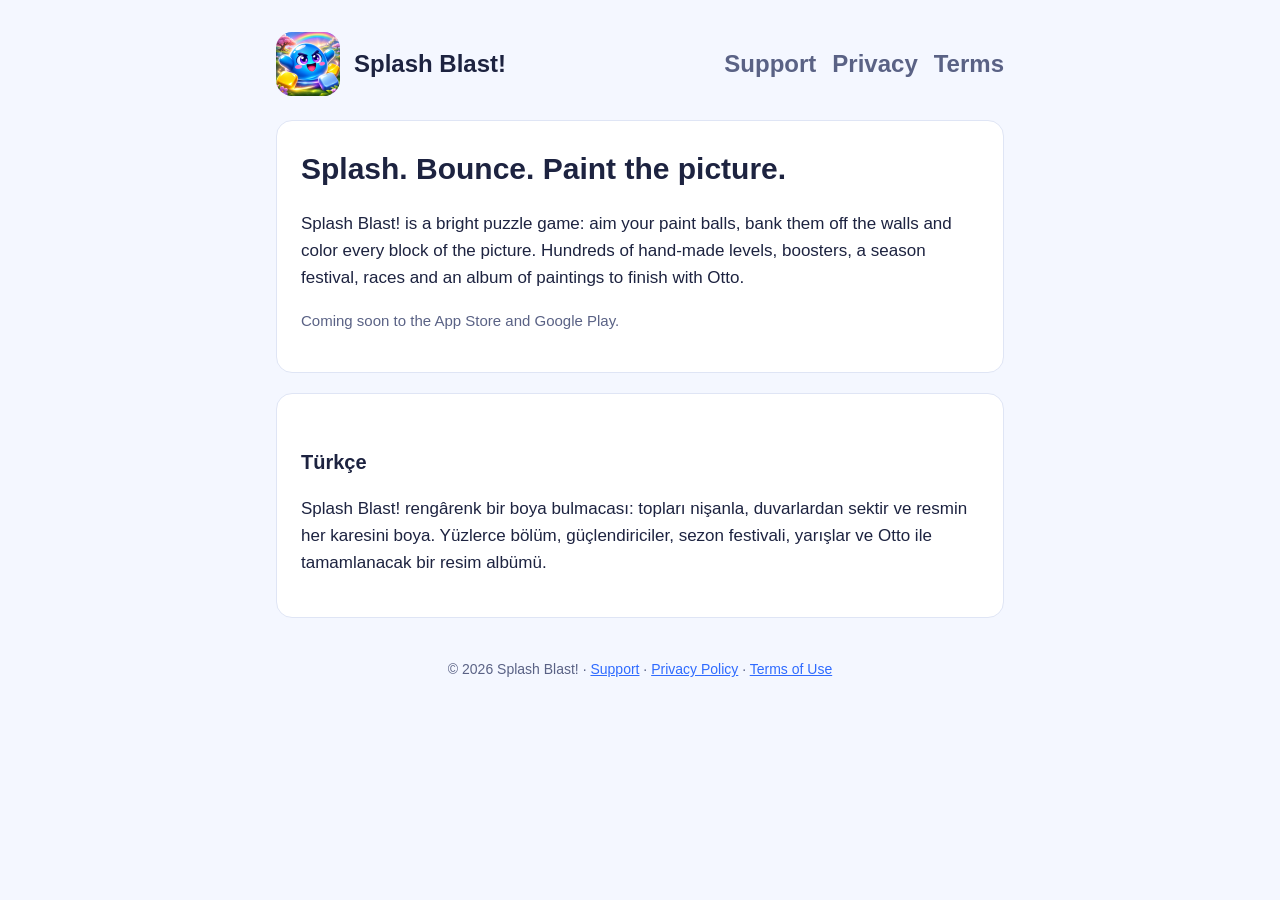
<file: index.html>
<!doctype html>
<html lang="en">
<head>
<meta charset="utf-8">
<meta name="viewport" content="width=device-width, initial-scale=1">
<title>Splash Blast!</title>
<meta name="description" content="Splash Blast! — a colorful paint-blasting puzzle game. Aim, bounce and splash paint to bring every picture to life.">
<link rel="icon" href="icon.png">
<link rel="stylesheet" href="style.css">
</head>
<body>
<main>
<header>
  <img src="icon.png" alt="Splash Blast! icon">
  <a href="./">Splash Blast!</a>
  <nav><a href="support.html">Support</a><a href="privacy.html">Privacy</a><a href="terms.html">Terms</a></nav>
</header>
<div class="card">
  <h1>Splash. Bounce. Paint the picture.</h1>
  <p>Splash Blast! is a bright puzzle game: aim your paint balls, bank them off the walls and color every block of the picture. Hundreds of hand-made levels, boosters, a season festival, races and an album of paintings to finish with Otto.</p>
  <p class="soft">Coming soon to the App Store and Google Play.</p>
</div>
<div class="card">
  <h2>Türkçe</h2>
  <p>Splash Blast! rengârenk bir boya bulmacası: topları nişanla, duvarlardan sektir ve resmin her karesini boya. Yüzlerce bölüm, güçlendiriciler, sezon festivali, yarışlar ve Otto ile tamamlanacak bir resim albümü.</p>
</div>
<footer>© 2026 Splash Blast! · <a href="support.html">Support</a> · <a href="privacy.html">Privacy Policy</a> · <a href="terms.html">Terms of Use</a></footer>
</main>
</body>
</html>
</file>
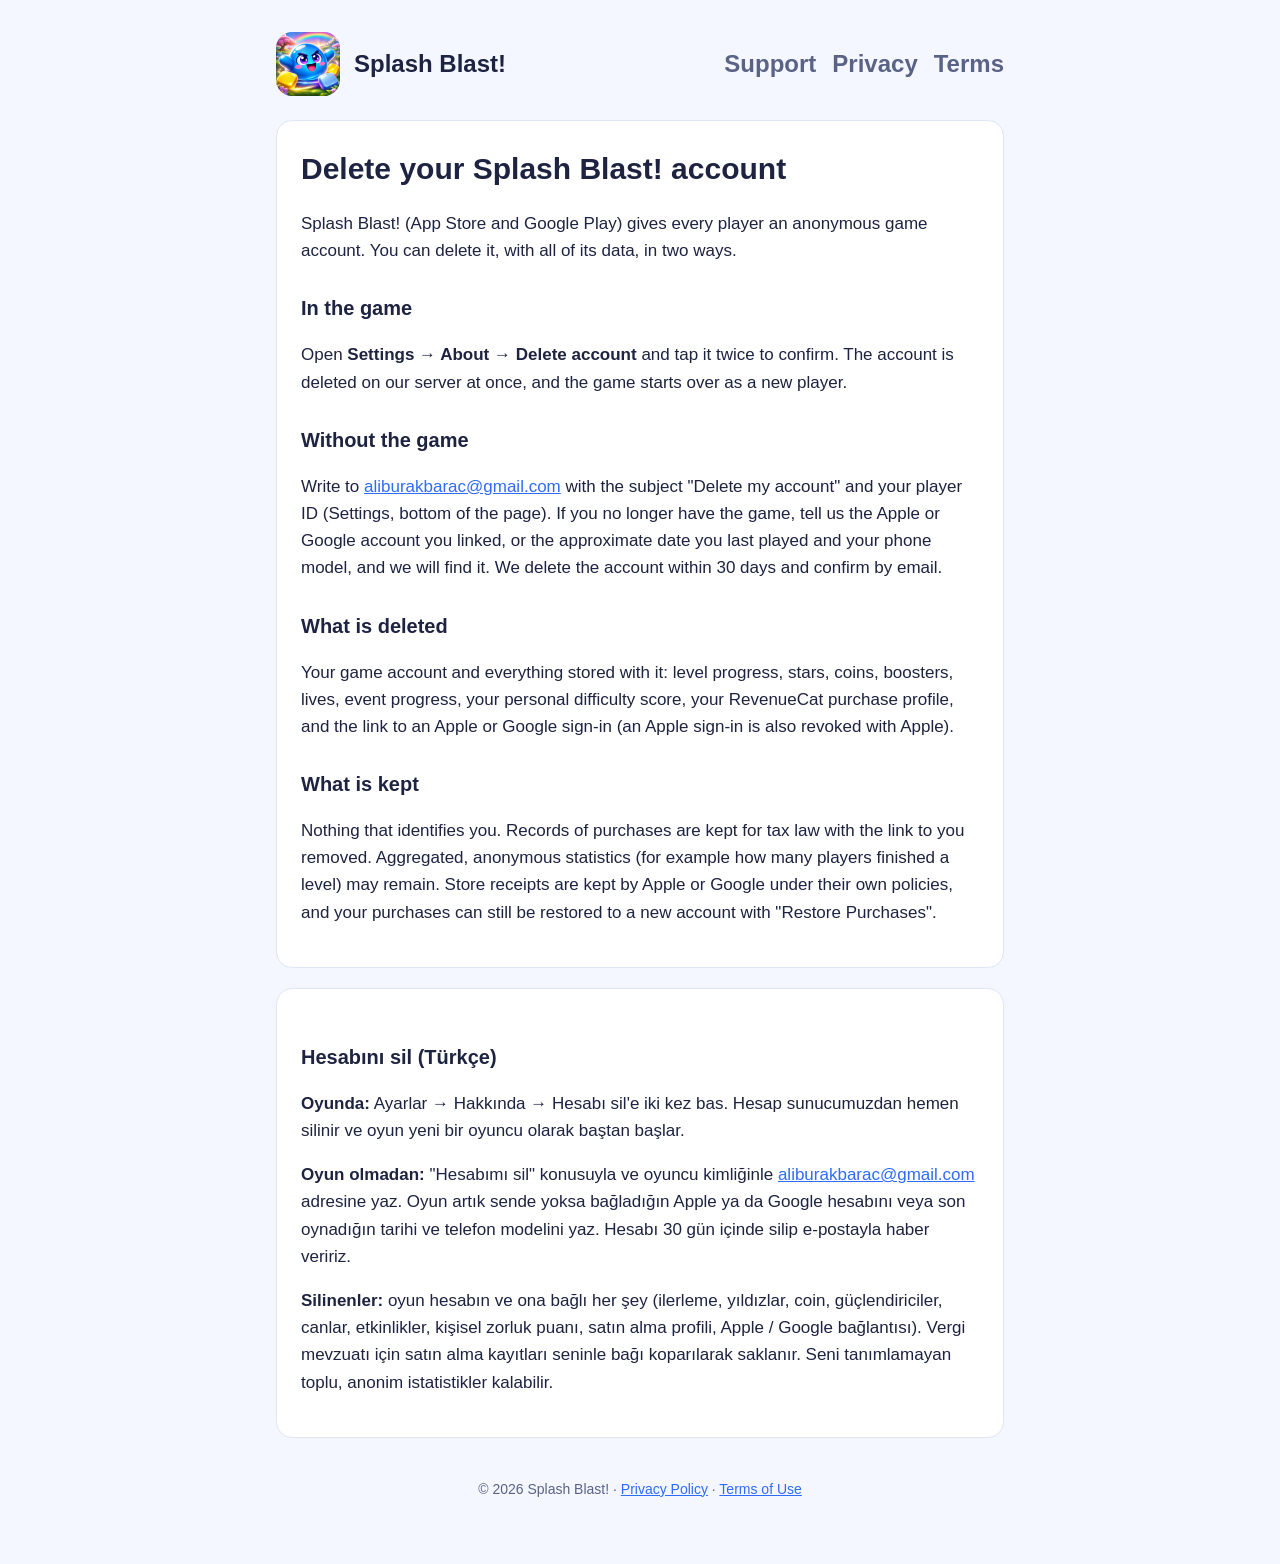
<file: delete.html>
<!doctype html>
<html lang="en">
<head>
<meta charset="utf-8">
<meta name="viewport" content="width=device-width, initial-scale=1">
<title>Splash Blast! Delete your account</title>
<link rel="icon" href="icon.png">
<link rel="stylesheet" href="style.css">
</head>
<body>
<main>
<header>
  <img src="icon.png" alt="Splash Blast! icon">
  <a href="./">Splash Blast!</a>
  <nav><a href="support.html">Support</a><a href="privacy.html">Privacy</a><a href="terms.html">Terms</a></nav>
</header>
<div class="card">
  <h1>Delete your Splash Blast! account</h1>
  <p>Splash Blast! (App Store and Google Play) gives every player an anonymous game account. You can delete it, with all of its data, in two ways.</p>
  <h2>In the game</h2>
  <p>Open <b>Settings → About → Delete account</b> and tap it twice to confirm. The account is deleted on our server at once, and the game starts over as a new player.</p>
  <h2>Without the game</h2>
  <p>Write to <a href="mailto:aliburakbarac@gmail.com">aliburakbarac@gmail.com</a> with the subject "Delete my account" and your player ID (Settings, bottom of the page). If you no longer have the game, tell us the Apple or Google account you linked, or the approximate date you last played and your phone model, and we will find it. We delete the account within 30 days and confirm by email.</p>
  <h2>What is deleted</h2>
  <p>Your game account and everything stored with it: level progress, stars, coins, boosters, lives, event progress, your personal difficulty score, your RevenueCat purchase profile, and the link to an Apple or Google sign-in (an Apple sign-in is also revoked with Apple).</p>
  <h2>What is kept</h2>
  <p>Nothing that identifies you. Records of purchases are kept for tax law with the link to you removed. Aggregated, anonymous statistics (for example how many players finished a level) may remain. Store receipts are kept by Apple or Google under their own policies, and your purchases can still be restored to a new account with "Restore Purchases".</p>
</div>
<div class="card">
  <h2>Hesabını sil (Türkçe)</h2>
  <p><b>Oyunda:</b> Ayarlar → Hakkında → Hesabı sil'e iki kez bas. Hesap sunucumuzdan hemen silinir ve oyun yeni bir oyuncu olarak baştan başlar.</p>
  <p><b>Oyun olmadan:</b> "Hesabımı sil" konusuyla ve oyuncu kimliğinle <a href="mailto:aliburakbarac@gmail.com">aliburakbarac@gmail.com</a> adresine yaz. Oyun artık sende yoksa bağladığın Apple ya da Google hesabını veya son oynadığın tarihi ve telefon modelini yaz. Hesabı 30 gün içinde silip e-postayla haber veririz.</p>
  <p><b>Silinenler:</b> oyun hesabın ve ona bağlı her şey (ilerleme, yıldızlar, coin, güçlendiriciler, canlar, etkinlikler, kişisel zorluk puanı, satın alma profili, Apple / Google bağlantısı). Vergi mevzuatı için satın alma kayıtları seninle bağı koparılarak saklanır. Seni tanımlamayan toplu, anonim istatistikler kalabilir.</p>
</div>
<footer>© 2026 Splash Blast! · <a href="privacy.html">Privacy Policy</a> · <a href="terms.html">Terms of Use</a></footer>
</main>
</body>
</html>
</file>
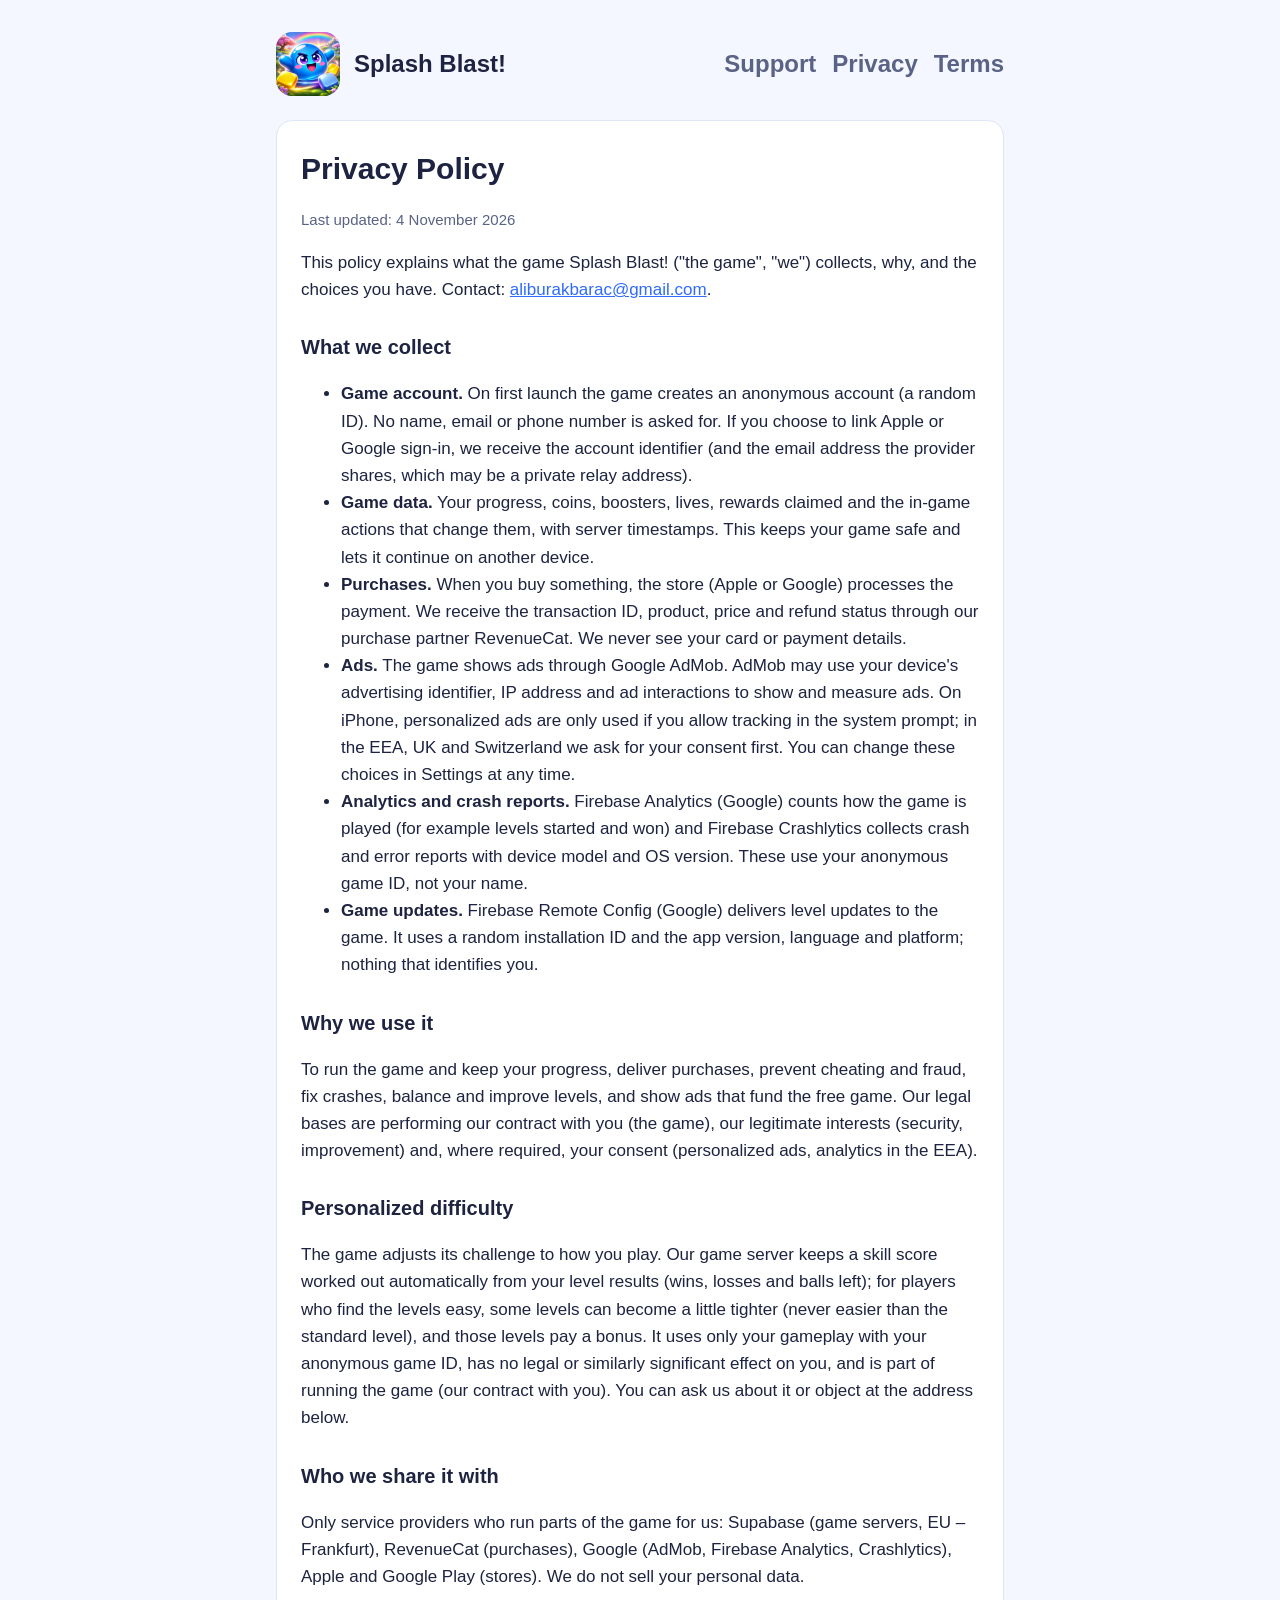
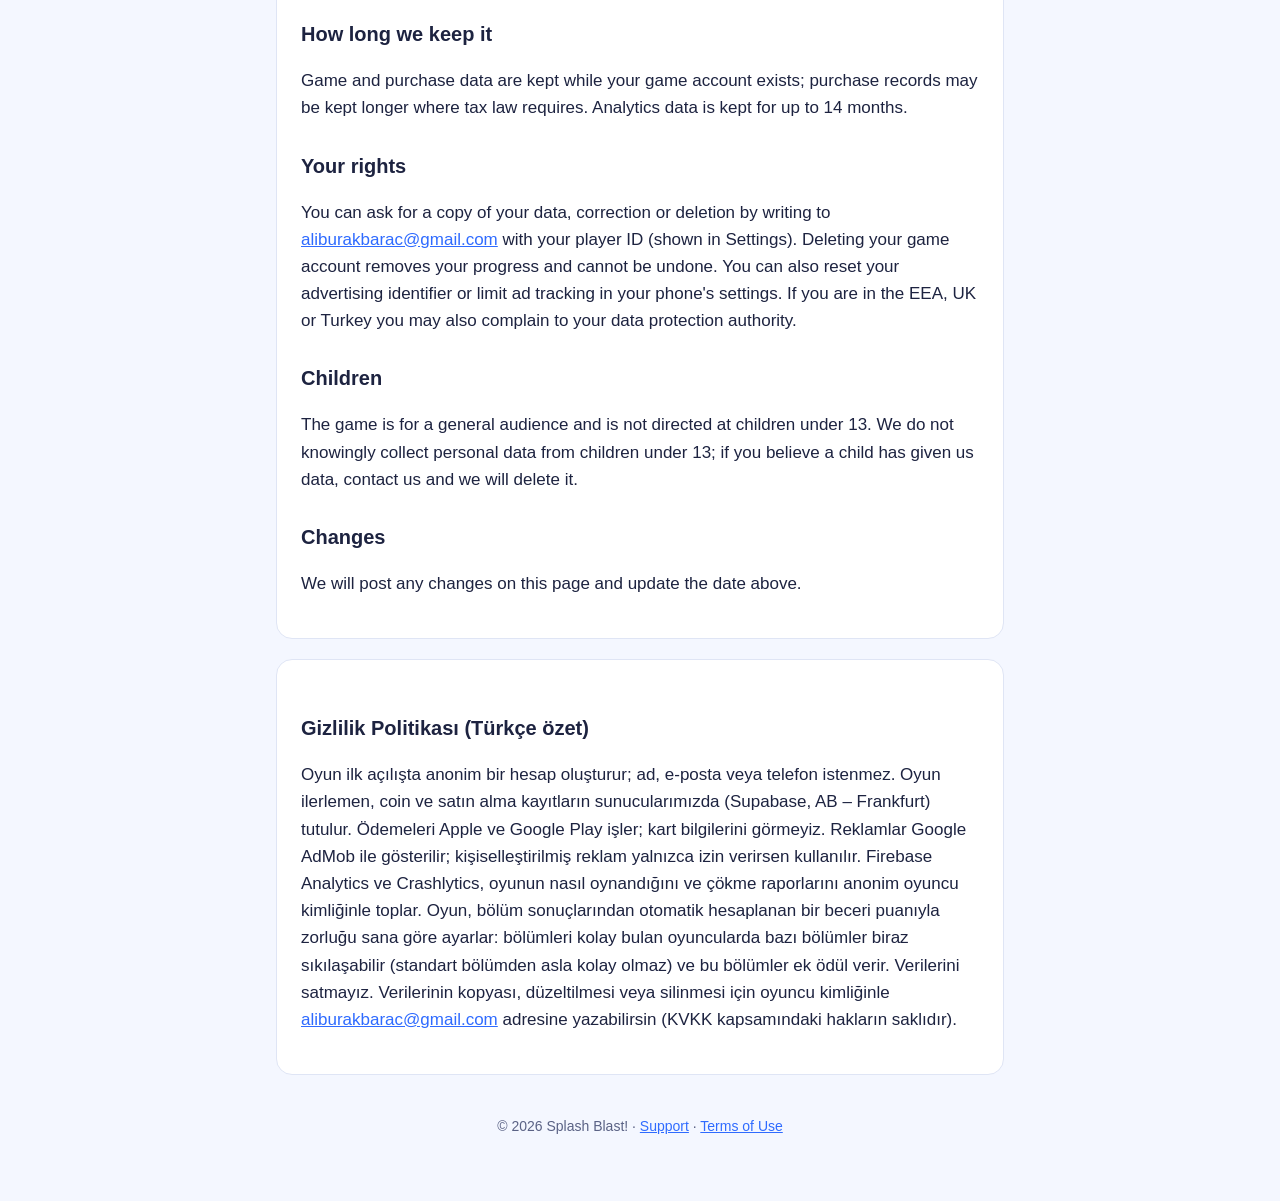
<file: privacy.html>
<!doctype html>
<html lang="en">
<head>
<meta charset="utf-8">
<meta name="viewport" content="width=device-width, initial-scale=1">
<title>Splash Blast! Privacy Policy</title>
<link rel="icon" href="icon.png">
<link rel="stylesheet" href="style.css">
</head>
<body>
<main>
<header>
  <img src="icon.png" alt="Splash Blast! icon">
  <a href="./">Splash Blast!</a>
  <nav><a href="support.html">Support</a><a href="privacy.html">Privacy</a><a href="terms.html">Terms</a></nav>
</header>
<div class="card">
  <h1>Privacy Policy</h1>
  <p class="soft">Last updated: 4 November 2026</p>
  <p>This policy explains what the game Splash Blast! ("the game", "we") collects, why, and the choices you have. Contact: <a href="mailto:aliburakbarac@gmail.com">aliburakbarac@gmail.com</a>.</p>

  <h2>What we collect</h2>
  <ul>
    <li><b>Game account.</b> On first launch the game creates an anonymous account (a random ID). No name, email or phone number is asked for. If you choose to link Apple or Google sign-in, we receive the account identifier (and the email address the provider shares, which may be a private relay address).</li>
    <li><b>Game data.</b> Your progress, coins, boosters, lives, rewards claimed and the in-game actions that change them, with server timestamps. This keeps your game safe and lets it continue on another device.</li>
    <li><b>Purchases.</b> When you buy something, the store (Apple or Google) processes the payment. We receive the transaction ID, product, price and refund status through our purchase partner RevenueCat. We never see your card or payment details.</li>
    <li><b>Ads.</b> The game shows ads through Google AdMob. AdMob may use your device's advertising identifier, IP address and ad interactions to show and measure ads. On iPhone, personalized ads are only used if you allow tracking in the system prompt; in the EEA, UK and Switzerland we ask for your consent first. You can change these choices in Settings at any time.</li>
    <li><b>Analytics and crash reports.</b> Firebase Analytics (Google) counts how the game is played (for example levels started and won) and Firebase Crashlytics collects crash and error reports with device model and OS version. These use your anonymous game ID, not your name.</li>
    <li><b>Game updates.</b> Firebase Remote Config (Google) delivers level updates to the game. It uses a random installation ID and the app version, language and platform; nothing that identifies you.</li>
  </ul>

  <h2>Why we use it</h2>
  <p>To run the game and keep your progress, deliver purchases, prevent cheating and fraud, fix crashes, balance and improve levels, and show ads that fund the free game. Our legal bases are performing our contract with you (the game), our legitimate interests (security, improvement) and, where required, your consent (personalized ads, analytics in the EEA).</p>

  <h2>Personalized difficulty</h2>
  <p>The game adjusts its challenge to how you play. Our game server keeps a skill score worked out automatically from your level results (wins, losses and balls left); for players who find the levels easy, some levels can become a little tighter (never easier than the standard level), and those levels pay a bonus. It uses only your gameplay with your anonymous game ID, has no legal or similarly significant effect on you, and is part of running the game (our contract with you). You can ask us about it or object at the address below.</p>

  <h2>Who we share it with</h2>
  <p>Only service providers who run parts of the game for us: Supabase (game servers, EU – Frankfurt), RevenueCat (purchases), Google (AdMob, Firebase Analytics, Crashlytics), Apple and Google Play (stores). We do not sell your personal data.</p>

  <h2>How long we keep it</h2>
  <p>Game and purchase data are kept while your game account exists; purchase records may be kept longer where tax law requires. Analytics data is kept for up to 14 months.</p>

  <h2>Your rights</h2>
  <p>You can ask for a copy of your data, correction or deletion by writing to <a href="mailto:aliburakbarac@gmail.com">aliburakbarac@gmail.com</a> with your player ID (shown in Settings). Deleting your game account removes your progress and cannot be undone. You can also reset your advertising identifier or limit ad tracking in your phone's settings. If you are in the EEA, UK or Turkey you may also complain to your data protection authority.</p>

  <h2>Children</h2>
  <p>The game is for a general audience and is not directed at children under 13. We do not knowingly collect personal data from children under 13; if you believe a child has given us data, contact us and we will delete it.</p>

  <h2>Changes</h2>
  <p>We will post any changes on this page and update the date above.</p>
</div>
<div class="card">
  <h2>Gizlilik Politikası (Türkçe özet)</h2>
  <p>Oyun ilk açılışta anonim bir hesap oluşturur; ad, e-posta veya telefon istenmez. Oyun ilerlemen, coin ve satın alma kayıtların sunucularımızda (Supabase, AB – Frankfurt) tutulur. Ödemeleri Apple ve Google Play işler; kart bilgilerini görmeyiz. Reklamlar Google AdMob ile gösterilir; kişiselleştirilmiş reklam yalnızca izin verirsen kullanılır. Firebase Analytics ve Crashlytics, oyunun nasıl oynandığını ve çökme raporlarını anonim oyuncu kimliğinle toplar. Oyun, bölüm sonuçlarından otomatik hesaplanan bir beceri puanıyla zorluğu sana göre ayarlar: bölümleri kolay bulan oyuncularda bazı bölümler biraz sıkılaşabilir (standart bölümden asla kolay olmaz) ve bu bölümler ek ödül verir. Verilerini satmayız. Verilerinin kopyası, düzeltilmesi veya silinmesi için oyuncu kimliğinle <a href="mailto:aliburakbarac@gmail.com">aliburakbarac@gmail.com</a> adresine yazabilirsin (KVKK kapsamındaki hakların saklıdır).</p>
</div>
<footer>© 2026 Splash Blast! · <a href="support.html">Support</a> · <a href="terms.html">Terms of Use</a></footer>
</main>
</body>
</html>
</file>
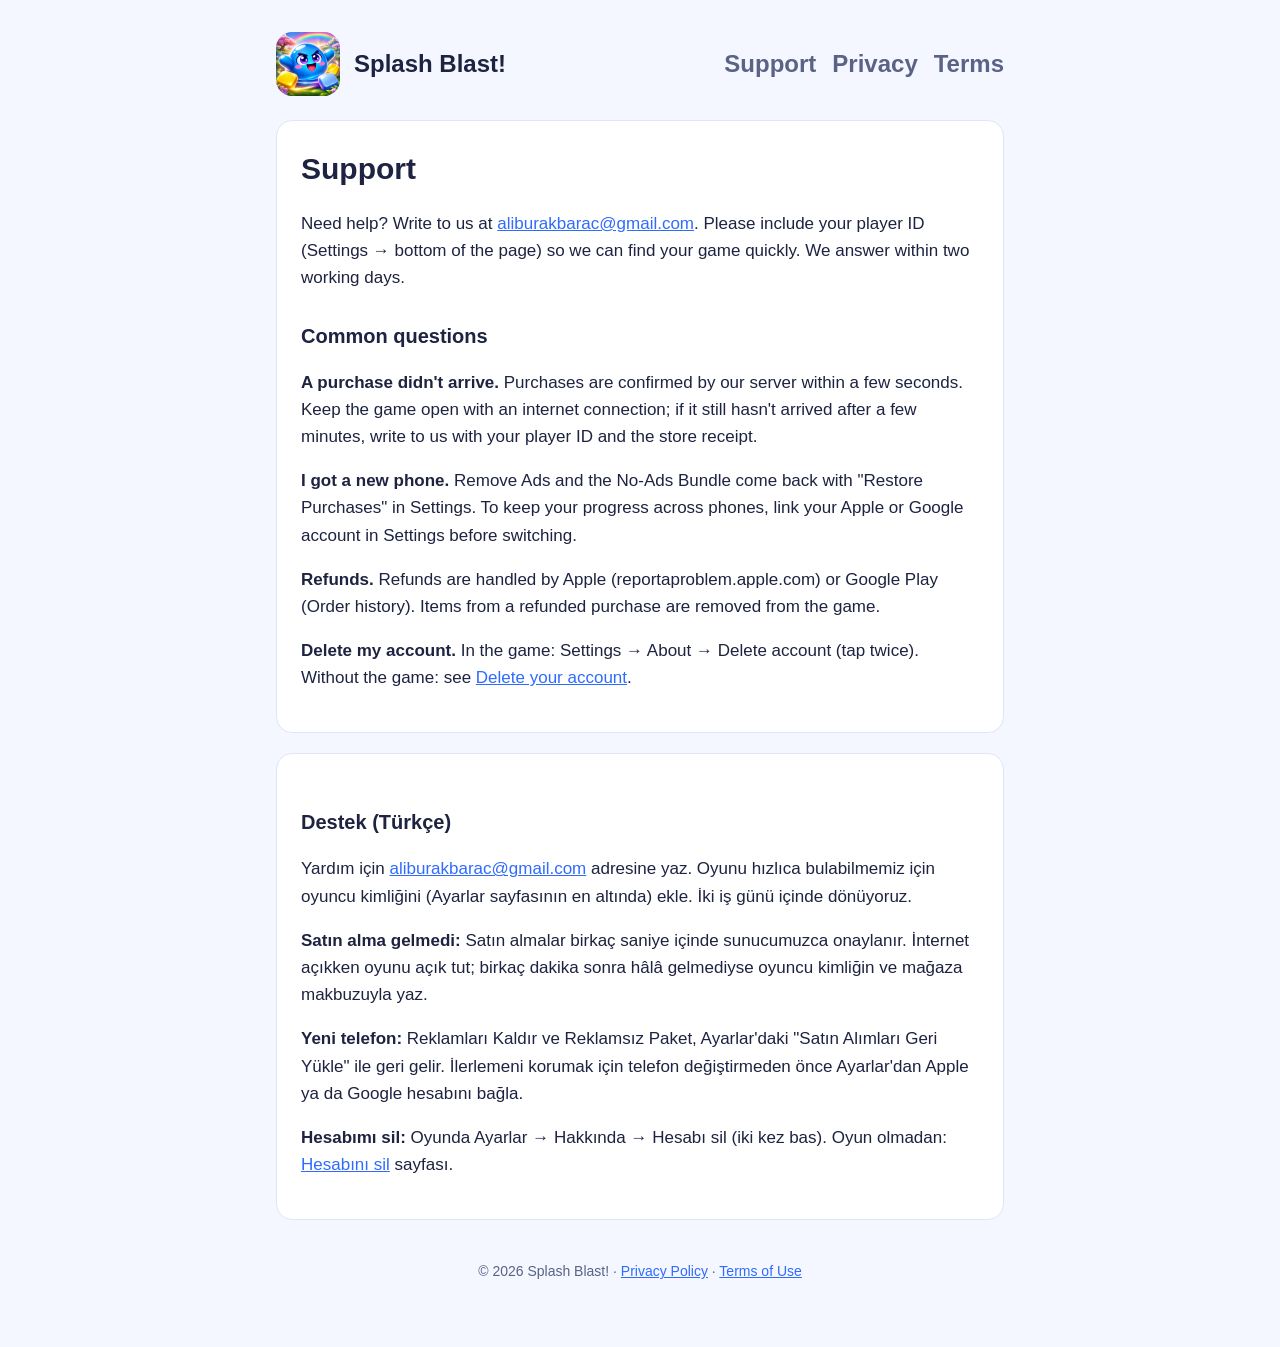
<file: support.html>
<!doctype html>
<html lang="en">
<head>
<meta charset="utf-8">
<meta name="viewport" content="width=device-width, initial-scale=1">
<title>Splash Blast! Support</title>
<link rel="icon" href="icon.png">
<link rel="stylesheet" href="style.css">
</head>
<body>
<main>
<header>
  <img src="icon.png" alt="Splash Blast! icon">
  <a href="./">Splash Blast!</a>
  <nav><a href="support.html">Support</a><a href="privacy.html">Privacy</a><a href="terms.html">Terms</a></nav>
</header>
<div class="card">
  <h1>Support</h1>
  <p>Need help? Write to us at <a href="mailto:aliburakbarac@gmail.com">aliburakbarac@gmail.com</a>. Please include your player ID (Settings → bottom of the page) so we can find your game quickly. We answer within two working days.</p>
  <h2>Common questions</h2>
  <p><b>A purchase didn't arrive.</b> Purchases are confirmed by our server within a few seconds. Keep the game open with an internet connection; if it still hasn't arrived after a few minutes, write to us with your player ID and the store receipt.</p>
  <p><b>I got a new phone.</b> Remove Ads and the No-Ads Bundle come back with "Restore Purchases" in Settings. To keep your progress across phones, link your Apple or Google account in Settings before switching.</p>
  <p><b>Refunds.</b> Refunds are handled by Apple (reportaproblem.apple.com) or Google Play (Order history). Items from a refunded purchase are removed from the game.</p>
  <p><b>Delete my account.</b> In the game: Settings → About → Delete account (tap twice). Without the game: see <a href="delete.html">Delete your account</a>.</p>
</div>
<div class="card">
  <h2>Destek (Türkçe)</h2>
  <p>Yardım için <a href="mailto:aliburakbarac@gmail.com">aliburakbarac@gmail.com</a> adresine yaz. Oyunu hızlıca bulabilmemiz için oyuncu kimliğini (Ayarlar sayfasının en altında) ekle. İki iş günü içinde dönüyoruz.</p>
  <p><b>Satın alma gelmedi:</b> Satın almalar birkaç saniye içinde sunucumuzca onaylanır. İnternet açıkken oyunu açık tut; birkaç dakika sonra hâlâ gelmediyse oyuncu kimliğin ve mağaza makbuzuyla yaz.</p>
  <p><b>Yeni telefon:</b> Reklamları Kaldır ve Reklamsız Paket, Ayarlar'daki "Satın Alımları Geri Yükle" ile geri gelir. İlerlemeni korumak için telefon değiştirmeden önce Ayarlar'dan Apple ya da Google hesabını bağla.</p>
  <p><b>Hesabımı sil:</b> Oyunda Ayarlar → Hakkında → Hesabı sil (iki kez bas). Oyun olmadan: <a href="delete.html">Hesabını sil</a> sayfası.</p>
</div>
<footer>© 2026 Splash Blast! · <a href="privacy.html">Privacy Policy</a> · <a href="terms.html">Terms of Use</a></footer>
</main>
</body>
</html>
</file>
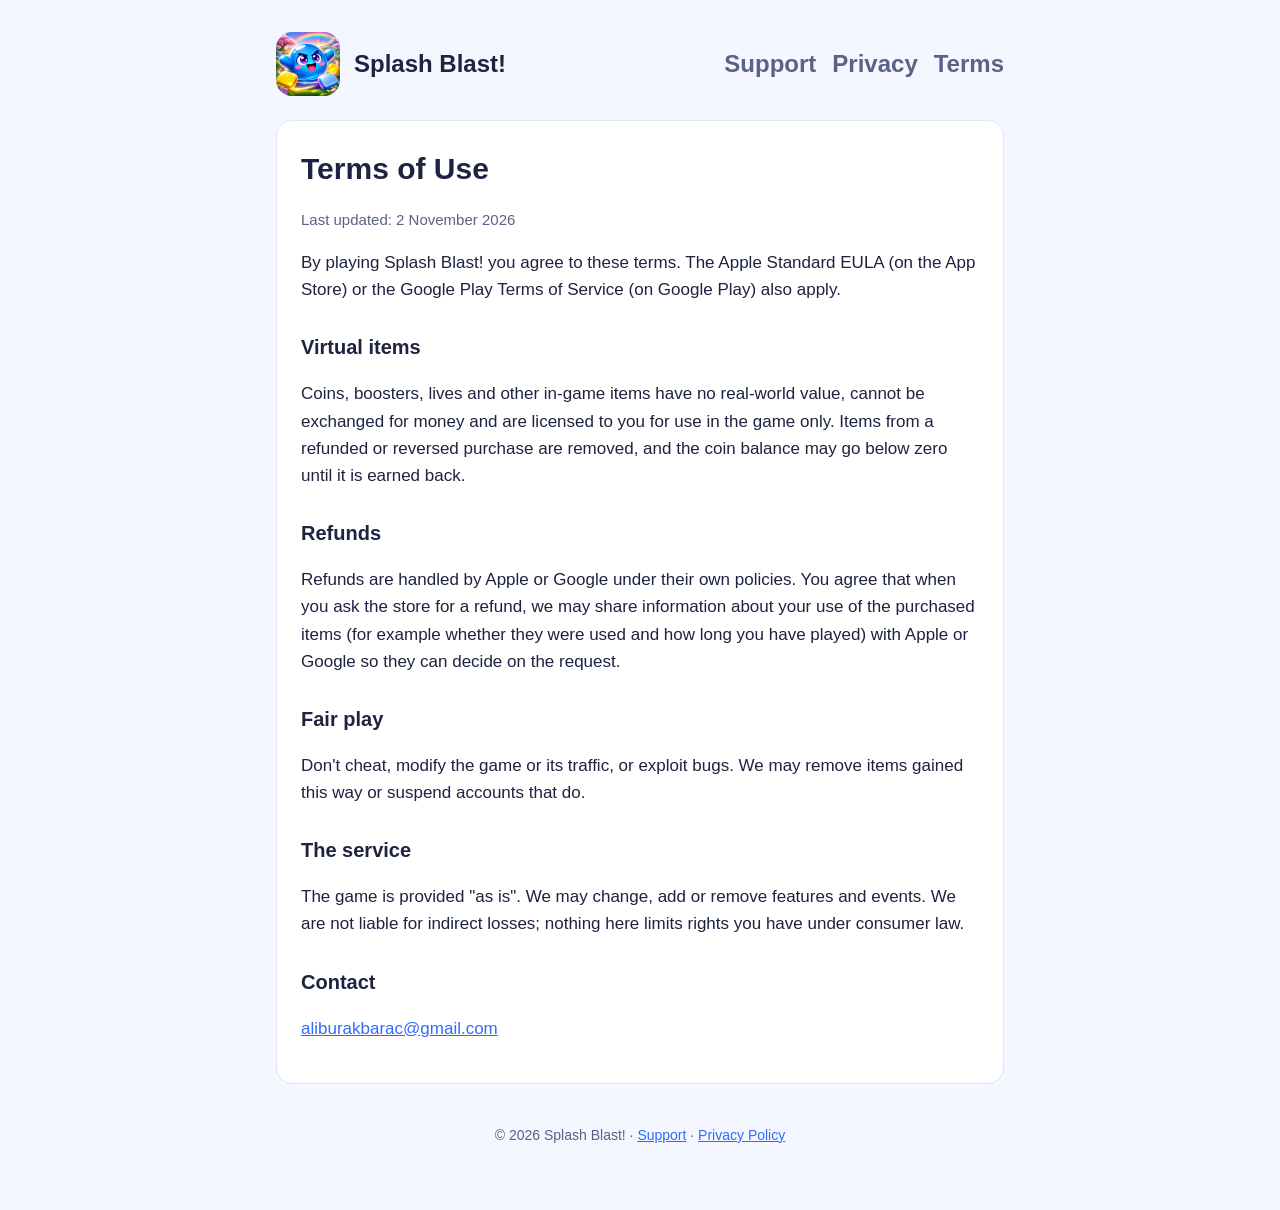
<file: terms.html>
<!doctype html>
<html lang="en">
<head>
<meta charset="utf-8">
<meta name="viewport" content="width=device-width, initial-scale=1">
<title>Splash Blast! Terms of Use</title>
<link rel="icon" href="icon.png">
<link rel="stylesheet" href="style.css">
</head>
<body>
<main>
<header>
  <img src="icon.png" alt="Splash Blast! icon">
  <a href="./">Splash Blast!</a>
  <nav><a href="support.html">Support</a><a href="privacy.html">Privacy</a><a href="terms.html">Terms</a></nav>
</header>
<div class="card">
  <h1>Terms of Use</h1>
  <p class="soft">Last updated: 2 November 2026</p>
  <p>By playing Splash Blast! you agree to these terms. The Apple Standard EULA (on the App Store) or the Google Play Terms of Service (on Google Play) also apply.</p>
  <h2>Virtual items</h2>
  <p>Coins, boosters, lives and other in-game items have no real-world value, cannot be exchanged for money and are licensed to you for use in the game only. Items from a refunded or reversed purchase are removed, and the coin balance may go below zero until it is earned back.</p>
  <h2>Refunds</h2>
  <p>Refunds are handled by Apple or Google under their own policies. You agree that when you ask the store for a refund, we may share information about your use of the purchased items (for example whether they were used and how long you have played) with Apple or Google so they can decide on the request.</p>
  <h2>Fair play</h2>
  <p>Don't cheat, modify the game or its traffic, or exploit bugs. We may remove items gained this way or suspend accounts that do.</p>
  <h2>The service</h2>
  <p>The game is provided "as is". We may change, add or remove features and events. We are not liable for indirect losses; nothing here limits rights you have under consumer law.</p>
  <h2>Contact</h2>
  <p><a href="mailto:aliburakbarac@gmail.com">aliburakbarac@gmail.com</a></p>
</div>
<footer>© 2026 Splash Blast! · <a href="support.html">Support</a> · <a href="privacy.html">Privacy Policy</a></footer>
</main>
</body>
</html>
</file>
<file: style.css>
:root { --bg: #f4f7ff; --card: #ffffff; --ink: #1d2340; --soft: #5a6285; --accent: #2f6bff; --line: #dfe5f5; }
@media (prefers-color-scheme: dark) {
  :root { --bg: #11152a; --card: #1b2140; --ink: #eef1ff; --soft: #a9b1d6; --accent: #7fa4ff; --line: #2c3460; }
}
* { box-sizing: border-box; }
body { margin: 0; background: var(--bg); color: var(--ink); font: 17px/1.6 -apple-system, BlinkMacSystemFont, "Segoe UI", Roboto, sans-serif; }
main { max-width: 760px; margin: 0 auto; padding: 32px 16px 64px; }
header { display: flex; align-items: center; gap: 14px; margin-bottom: 24px; }
header img { width: 64px; height: 64px; border-radius: 16px; }
header a { color: inherit; text-decoration: none; font-weight: 700; font-size: 24px; }
nav { margin-left: auto; display: flex; gap: 16px; font-size: 15px; }
nav a { color: var(--soft); text-decoration: none; }
nav a:hover { color: var(--accent); }
.card { background: var(--card); border: 1px solid var(--line); border-radius: 16px; padding: 24px; margin-bottom: 20px; }
h1 { font-size: 30px; margin: 0 0 8px; }
h2 { font-size: 20px; margin: 28px 0 8px; }
p, li { color: var(--ink); }
.soft { color: var(--soft); font-size: 15px; }
a { color: var(--accent); }
.lang { font-size: 14px; color: var(--soft); }
footer { text-align: center; color: var(--soft); font-size: 14px; margin-top: 40px; }
@media (max-width: 520px) { header { flex-wrap: wrap; } nav { margin-left: 0; width: 100%; } }
</file>
